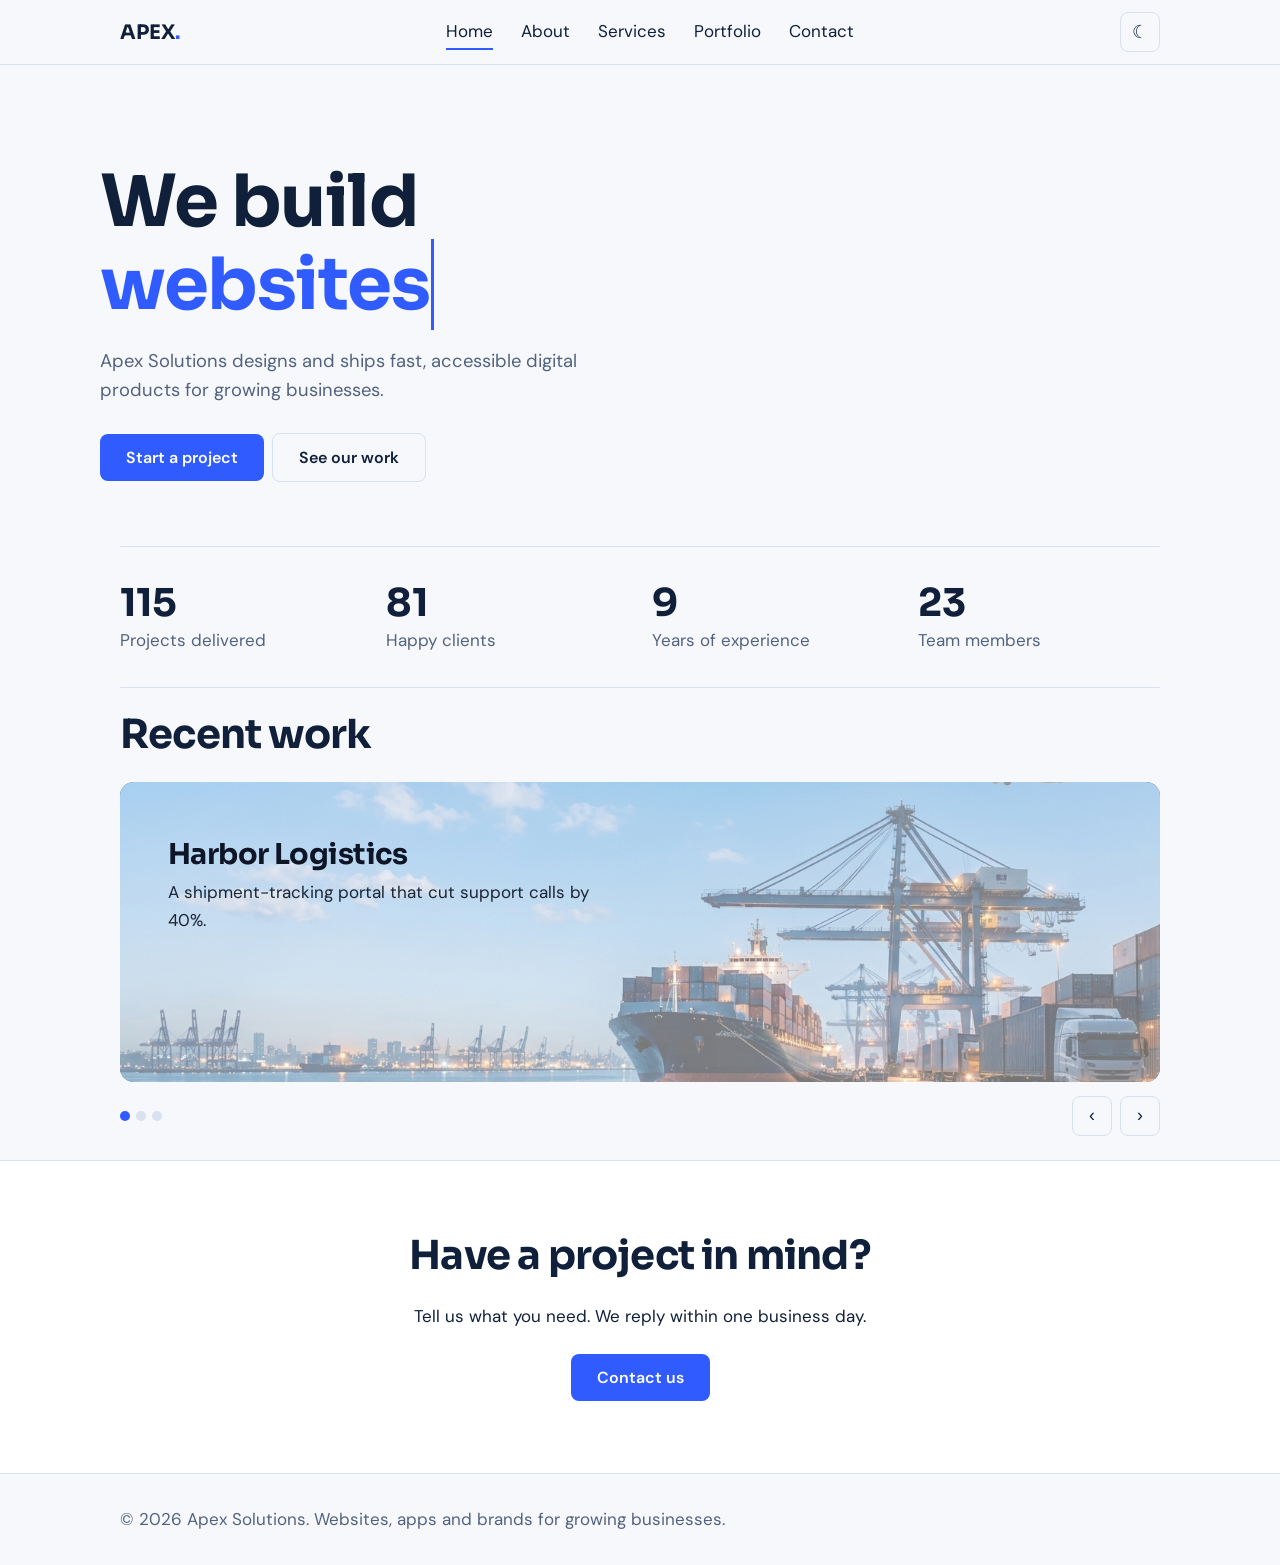
<file: index.html>
<!DOCTYPE html>
<html lang="en">

<head>
    <meta charset="utf-8">
    <meta name="viewport" content="width=device-width,initial-scale=1">
    <meta name="description" content="Apex Solutions designs and builds websites, apps and brands for growing businesses.">
    <link rel="icon" href="assets/logo.png">
    <link rel="preconnect" href="https://fonts.googleapis.com">
    <link href="https://fonts.googleapis.com/css2?family=DM+Sans:wght@400;600&family=Sora:wght@600;700&display=swap" rel="stylesheet">
    <link rel="stylesheet" href="css/style.css">
    <script>
        try { 
            let t = localStorage.getItem("theme") || (matchMedia("(prefers-color-scheme:dark)").matches ? "dark" : "light");
            document.documentElement.dataset.theme = t; 
            } catch (e) 
            { }
    </script>
    <title>Apex Solutions | Web & App Development</title>
</head>

<body>
    <!-- Navbar Section -->
    <header>
        <div class="wrap navbar">
            <a class="logo" href="index.html">APEX<b>.</b></a>
            <nav id="nav" aria-label="Main">
                <ul>
                    <li><a href="index.html">Home</a></li>
                    <li><a href="about.html">About</a></li>
                    <li><a href="services.html">Services</a></li>
                    <li><a href="portfolio.html">Portfolio</a></li>
                    <li><a href="contact.html">Contact</a></li>
                </ul>
            </nav>
            <div class="tools">
                <button class="sm-btn" id="theme" aria-label="Toggle dark mode"></button>
                <button class="sm-btn" id="menu" aria-label="Menu" aria-expanded="false" aria-controls="nav">☰</button>
            </div>
        </div>
    </header>

    <!-- Hero Section -->
    <main>
        <section class="hero wrap">
            <h1>We build<br><span id="typed"></span><span class="msg"></span></h1>
            <p>Apex Solutions designs and ships fast, accessible digital products for growing businesses.</p><a
                class="btn" href="contact.html">Start a project</a><a class="btn alt" href="portfolio.html">See our
                work</a>
        </section>

        <section class="wrap" style="padding-top:0">
            <div class="stats">
                <div><strong data-count="120">0</strong><span>Projects delivered</span></div>
                <div><strong data-count="85">0</strong><span>Happy clients</span></div>
                <div><strong data-count="9">0</strong><span>Years of experience</span></div>
                <div><strong data-count="24">0</strong><span>Team members</span></div>
            </div>
        </section>
        
        <section class="wrap">
            <div class="work">
                 <h2>Recent work</h2>
            <div>           
                <div class="slider" aria-roledescription="carousel">
                    <div class="track">
                        <div class="slide s1">
                            <h3>Harbor Logistics</h3>
                            <p>A shipment-tracking portal that cut support calls by 40%.</p>
                        </div>
                        <div class="slide s2">
                            <h3>Fieldnote Health</h3>
                            <p>A booking app for 30 clinics, built for phones first.</p>
                        </div>
                        <div class="slide s3">
                            <h3>Maple &amp; Co. Store</h3>
                            <p>An online shop that doubled mobile checkout conversion.</p>
                        </div>
                    </div>
                </div>
                <div class="ctrl">
                    <div class="dots"></div>
                    <button class="sm-btn prev" aria-label="Previous slide">‹</button>
                    <button class="sm-btn next" aria-label="Next slide">›</button>
                </div>
            </div>
            </div>
        </section>

        <section class="contact">
            <div class="wrap">
                <h2>Have a project in mind?</h2>
                <p class="lead" style="margin:0 auto 24px">Tell us what you need. We reply within one business day.</p>
                <a class="btn" href="contact.html">Contact us</a>
            </div>
        </section>
    </main>

    <!-- Footer Section -->
    <footer>
        <div class="wrap">© 2026 Apex Solutions. Websites, apps and brands for growing businesses.</div>
    </footer>
    <button class="sm-btn" id="top" aria-label="Scroll to top">↑</button>
    <script src="js/main.js"></script>
</body>

</html>
</file>
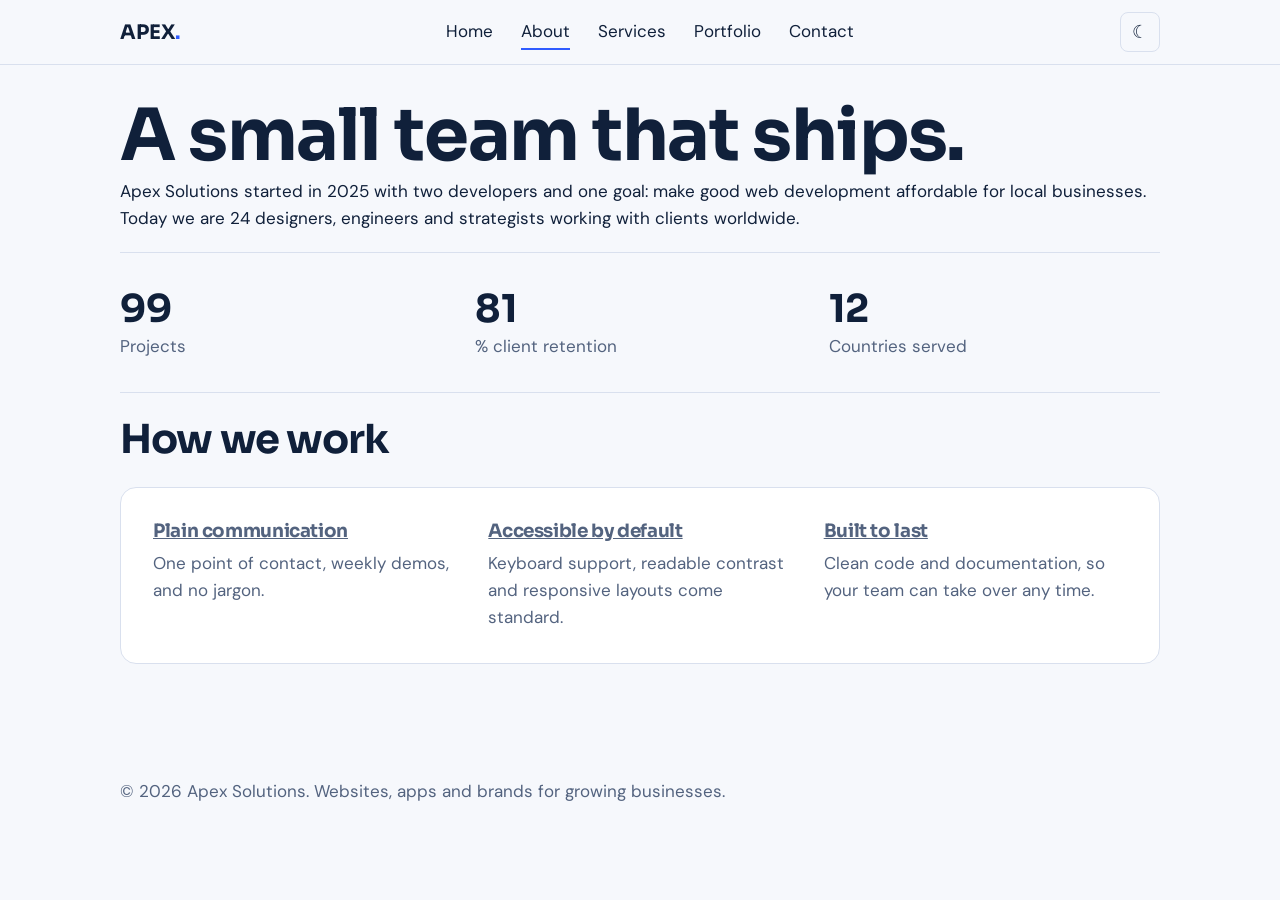
<file: about.html>
<!DOCTYPE html>
<html lang="en">

<head>
    <meta charset="utf-8">
    <meta name="viewport" content="width=device-width,initial-scale=1">
    <meta name="description" content="Devixo Solutions designs and builds websites, apps and brands for growing businesses.">
    <link rel="icon" href="assets/favicon.svg">
    <link rel="preconnect" href="https://fonts.googleapis.com">
    <link href="https://fonts.googleapis.com/css2?family=DM+Sans:wght@400;600&family=Sora:wght@600;700&display=swap" rel="stylesheet">
    <link rel="stylesheet" href="css/style.css">
   <script>
        try { 
            let t = localStorage.getItem("theme") || (matchMedia("(prefers-color-scheme:dark)").matches ? "dark" : "light");
            document.documentElement.dataset.theme = t; 
            } catch (e) 
            { }
    </script>
    <title>About | Apex Solutions</title>
</head>

<body>
    <!-- Navbar Section -->
    <header>
        <div class="wrap navbar"><a class="logo" href="index.html">APEX<b>.</b></a>
            <nav id="nav" aria-label="Main">
                <ul>
                    <li><a href="index.html">Home</a></li>
                    <li><a href="about.html">About</a></li>
                    <li><a href="services.html">Services</a></li>
                    <li><a href="portfolio.html">Portfolio</a></li>
                    <li><a href="contact.html">Contact</a></li>
                </ul>
            </nav>
            <div class="tools">
                <button class="sm-btn" id="theme" aria-label="Toggle dark mode"></button>
                <button class="sm-btn" id="menu" aria-label="Menu" aria-expanded="false" aria-controls="nav">☰</button>
            </div>
        </div>
    </header>

    <!-- Hero Section -->
    <main>
        <section class="wrap">
            <h1 style="margin-top: 30px;">A small team that ships.</h1>
            <p class="lead" style="margin-bottom:20px;">Apex Solutions started in 2025 with two developers and one goal:
                make good web development affordable for local businesses. Today we are 24 designers, engineers and
                strategists working with clients worldwide.
            </p>
        </section>

        <section class="wrap">
            <div class="stats">
                <div><strong data-count="120">0</strong><span>Projects</span></div>
                <div><strong data-count="98">0</strong><span>% client retention</span></div>
                <div><strong data-count="14">0</strong><span>Countries served</span></div>
            </div>
        </section>

        <section class="wrap">
            <div class="work">
                <h2>How we work</h2>
            </div>
            <div class="big-box">
                <div class="grid">
                    <div class="item">
                        <h3>Plain communication</h3>
                        <p>One point of contact, weekly demos, and no jargon.</p>
                    </div>
                    <div class="item">
                        <h3>Accessible by default</h3>
                        <p>Keyboard support, readable contrast and responsive layouts come standard.</p>
                    </div>
                    <div class="item">
                        <h3>Built to last</h3>
                        <p>Clean code and documentation, so your team can take over any time.</p>
                    </div>
                </div>
            </div>
        </section>
    </main>
    <br><br><br>

    <!-- Footer Section -->
    <footer>
        <div class="wrap">© 2026 Apex Solutions. Websites, apps and brands for growing businesses.</div>
    </footer>
    <button class="sm-btn" id="top" aria-label="Scroll to top">↑</button>
    <script src="js/main.js"></script>
</body>

</html>
</file>
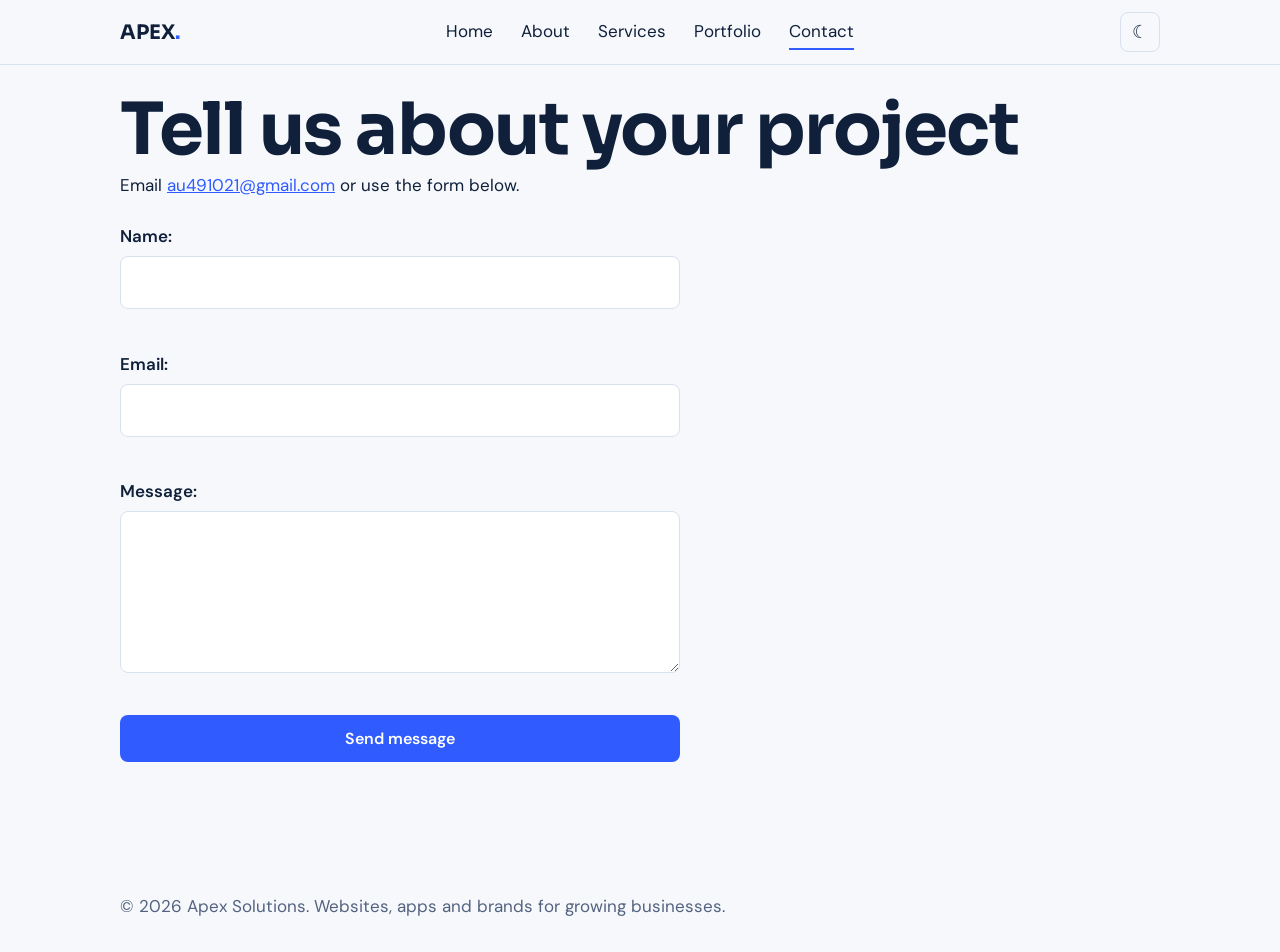
<file: contact.html>
<!DOCTYPE html>
<html lang="en">

<head>
    <meta charset="utf-8">
    <meta name="viewport" content="width=device-width,initial-scale=1">
    <meta name="description" content="Devixo Solutions designs and builds websites, apps and brands for growing businesses.">
    <link rel="icon" href="assets/favicon.svg">
    <link rel="preconnect" href="https://fonts.googleapis.com">
    <link href="https://fonts.googleapis.com/css2?family=DM+Sans:wght@400;600&family=Sora:wght@600;700&display=swap" rel="stylesheet">
    <link rel="stylesheet" href="css/style.css">
    <script>
        try { 
            let t = localStorage.getItem("theme") || (matchMedia("(prefers-color-scheme:dark)").matches ? "dark" : "light");
            document.documentElement.dataset.theme = t; 
            } catch (e) 
            { }
    </script>
    <title>Contact | Apex Solutions</title>
</head>

<body>
    <!-- Navbar Section -->
    <header>
        <div class="wrap navbar"><a class="logo" href="index.html">APEX<b>.</b></a>
            <nav id="nav" aria-label="Main">
                <ul>
                    <li><a href="index.html">Home</a></li>
                    <li><a href="about.html">About</a></li>
                    <li><a href="services.html">Services</a></li>
                    <li><a href="portfolio.html">Portfolio</a></li>
                    <li><a href="contact.html">Contact</a></li>
                </ul>
            </nav>
            <div class="tools">
                <button class="sm-btn" id="theme" aria-label="Toggle dark mode"></button>
                <button class="sm-btn" id="menu" aria-label="Menu" aria-expanded="false" aria-controls="nav">☰</button>
            </div>
        </div>
    </header>

    <!-- Hero Section -->
    <main>
        <section class="wrap">
           <div class="work">
                <h1 style="margin-top: 10px;">Tell us about your project</h1>
                <p>Email <a href="mailto:au491021@gmail.com">au491021@gmail.com</a> or use the form below.</p>
           </div>
           
            <form id="contact" novalidate>
                <label>Name: <input name="name" autocomplete="name"><span class="err" role="alert"></span></label>
                <label>Email: <input name="email" type="email" autocomplete="email"><span class="err" role="alert"></span></label>
                <label>Message: <textarea name="message" rows="5"></textarea><span class="err" role="alert"></span></label>
                <button class="btn" type="submit">Send message</button>
                <p class="ok" role="status"></p>
            </form>
        </section>
    </main>
    <br><br><br>

    <!-- Footer Section -->
    <footer>
        <div class="wrap">© 2026 Apex Solutions. Websites, apps and brands for growing businesses.</div>
    </footer>
    <button class="sm-btn" id="top" aria-label="Scroll to top">↑</button>
    <script src="js/main.js"></script>
</body>

</html>
</file>
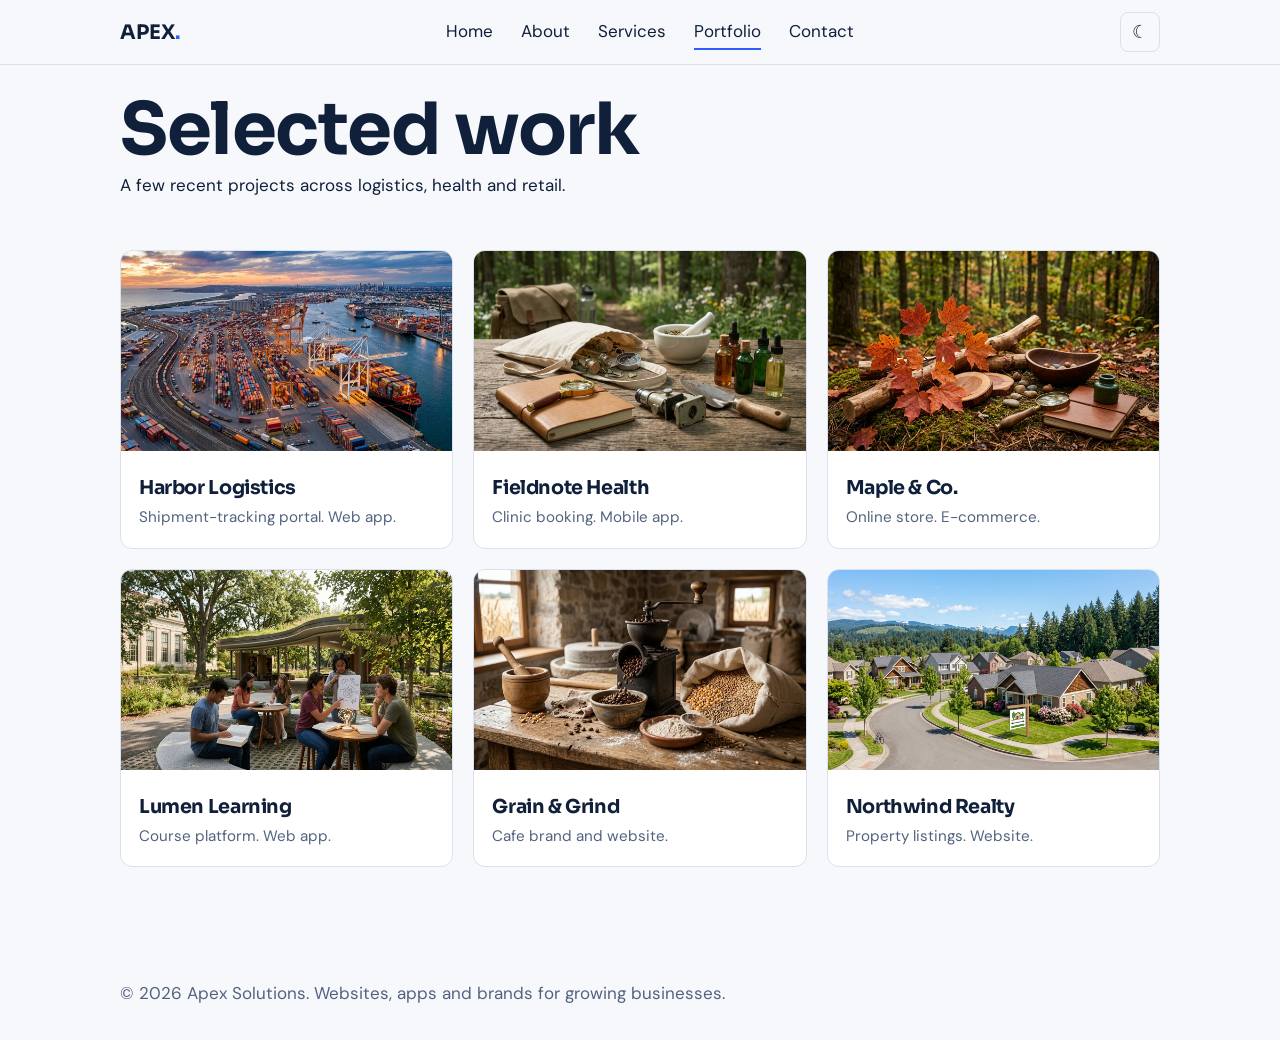
<file: portfolio.html>
<!DOCTYPE html>
<html lang="en">

<head>
    <meta charset="utf-8">
    <meta name="viewport" content="width=device-width,initial-scale=1">
    <meta name="description" content="Devixo Solutions designs and builds websites, apps and brands for growing businesses.">
    <link rel="icon" href="assets/favicon.svg">
    <link rel="preconnect" href="https://fonts.googleapis.com">
    <link href="https://fonts.googleapis.com/css2?family=DM+Sans:wght@400;600&family=Sora:wght@600;700&display=swap" rel="stylesheet">
    <link rel="stylesheet" href="css/style.css">
    <script>
        try { 
            let t = localStorage.getItem("theme") || (matchMedia("(prefers-color-scheme:dark)").matches ? "dark" : "light");
            document.documentElement.dataset.theme = t; 
            } catch (e) 
            { }
    </script>
    <title>Portfolio | Apex Solutions</title>
</head>

<body>
     <!-- Navbar Section -->
    <header>
        <div class="wrap navbar"><a class="logo" href="index.html">APEX<b>.</b></a>
            <nav id="nav" aria-label="Main">
                <ul>
                    <li><a href="index.html">Home</a></li>
                    <li><a href="about.html">About</a></li>
                    <li><a href="services.html">Services</a></li>
                    <li><a href="portfolio.html">Portfolio</a></li>
                    <li><a href="contact.html">Contact</a></li>
                </ul>
            </nav>
            <div class="tools">
                <button class="sm-btn" id="theme" aria-label="Toggle dark mode"></button>
                <button class="sm-btn" id="menu" aria-label="Menu" aria-expanded="false" aria-controls="nav">☰</button>
            </div>
        </div>
    </header>

    <!-- Hero Section -->
    <main>
        <section class="wrap">
            <div class="work">
                <h1 style="margin-top: 10px;">Selected work</h1>
                <p >A few recent projects across logistics, health and retail.</p>
            </div>
            <br>
            <div class="portfolio-grid">
                <div class="tile">
                    <img src="assets/img1.jpg" alt="Harbor Logistics">
                    <div>
                        <h3>Harbor Logistics</h3>
                        <p>Shipment-tracking portal. Web app.</p>
                    </div>
                </div>
                <div class="tile">
                    <img src="assets/img2.jpg" alt="Fieldnote Health">
                    <div>
                        <h3>Fieldnote Health</h3>
                        <p>Clinic booking. Mobile app.</p>
                    </div>
                </div>
                <div class="tile">
                    <img src="assets/img3.jpg" alt="Maple & Co.">
                    <div>
                        <h3>Maple &amp; Co.</h3>
                        <p>Online store. E-commerce.</p>
                    </div>
                </div>
                <div class="tile">
                    <img src="assets/img4.jpg" alt="Lumen Learning">
                    <div>
                        <h3>Lumen Learning</h3>
                        <p>Course platform. Web app.</p>
                    </div>
                </div>
                <div class="tile">
                    <img src="assets/img5.jpg" alt="Grain & Grind">
                    <div>
                        <h3>Grain &amp; Grind</h3>
                        <p>Cafe brand and website.</p>
                    </div>
                </div>
                <div class="tile">
                    <img src="assets/img6.jpg" alt="Northwind Realty">
                    <div>
                        <h3>Northwind Realty</h3>
                        <p>Property listings. Website.</p>
                    </div>
                </div>
            </div>
        </section>
    </main>
    <br><br><br>

    <!-- Footer Section -->
    <footer>
        <div class="wrap">© 2026 Apex Solutions. Websites, apps and brands for growing businesses.</div>
    </footer>
    <button class="sm-btn" id="top" aria-label="Scroll to top">↑</button>
    <script src="js/main.js"></script>
</body>

</html>
</file>
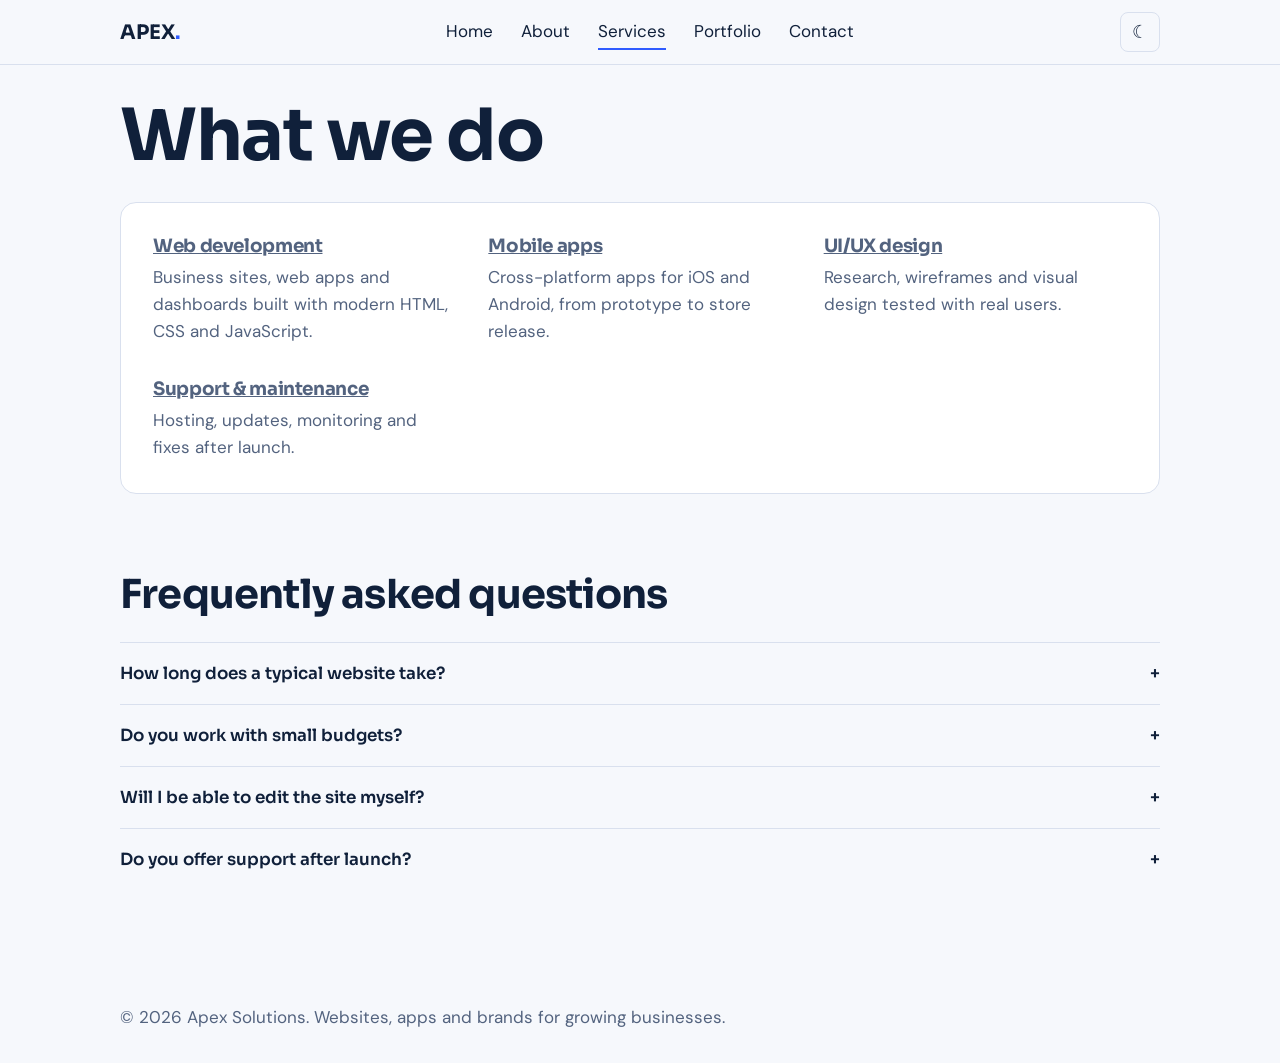
<file: services.html>
<!DOCTYPE html>
<html lang="en">

<head>
    <meta charset="utf-8">
    <meta name="viewport" content="width=device-width,initial-scale=1">
    <meta name="description" content="Devixo Solutions designs and builds websites, apps and brands for growing businesses.">
    <link rel="icon" href="assets/favicon.svg">
    <link rel="preconnect" href="https://fonts.googleapis.com">
    <link href="https://fonts.googleapis.com/css2?family=DM+Sans:wght@400;600&family=Sora:wght@600;700&display=swap" rel="stylesheet">
    <link rel="stylesheet" href="css/style.css">
    <script>
        try { 
            let t = localStorage.getItem("theme") || (matchMedia("(prefers-color-scheme:dark)").matches ? "dark" : "light");
            document.documentElement.dataset.theme = t; 
            } catch (e) 
            { }
    </script>
    <title>Services | Apex Solutions</title>
</head>

<body>
     <!-- Navbar Section -->
    <header>
        <div class="wrap navbar">
            <a class="logo" href="index.html">APEX<b>.</b></a>
            <nav id="nav" aria-label="Main">
                <ul>
                    <li><a href="index.html">Home</a></li>
                    <li><a href="about.html">About</a></li>
                    <li><a href="services.html">Services</a></li>
                    <li><a href="portfolio.html">Portfolio</a></li>
                    <li><a href="contact.html">Contact</a></li>
                </ul>
            </nav>
            <div class="tools">
                <button class="sm-btn" id="theme" aria-label="Toggle dark mode"></button>
                <button class="sm-btn" id="menu" aria-label="Menu" aria-expanded="false" aria-controls="nav">☰</button>
            </div>
        </div>
    </header>

    <!-- Hero Section -->
    <main>
        <section class="wrap">
            <h1 style="margin-top: 30px;">What we do</h1>
            <div class="big-box">
                <div class="grid">
                    <div class="item">
                    <h3>Web development</h3>
                    <p>Business sites, web apps and dashboards built with modern HTML, CSS and JavaScript.</p>
                </div>
                <div class="item">
                    <h3>Mobile apps</h3>
                    <p>Cross-platform apps for iOS and Android, from prototype to store release.</p>
                </div>
                <div class="item">
                    <h3>UI/UX design</h3>
                    <p>Research, wireframes and visual design tested with real users.</p>
                </div>
                <div class="item">
                    <h3>Support &amp; maintenance</h3>
                    <p>Hosting, updates, monitoring and fixes after launch.</p>
                </div>
                </div>
            </div>
        </section>
        <br><br>

        <section class="wrap">
            <div class="work">
                <h2>Frequently asked questions</h2>
            </div>
            <div class="faq">
                <button aria-expanded="false">How long does a typical website take?</button>
                <div class="a">
                    <p>Most business sites launch in 4 to 6 weeks, depending on content and features.</p>
                </div>
                <button aria-expanded="false">Do you work with small budgets?</button>
                <div class="a">
                    <p>Yes. We scope a focused first version and add features as your business grows.</p>
                </div>
                <button aria-expanded="false">Will I be able to edit the site myself?</button>
                <div class="a">
                    <p>Yes. We set up easy editing and give your team a short training session.</p>
                </div>
                <button aria-expanded="false">Do you offer support after launch?</button>
                <div class="a">
                    <p>We offer monthly plans for hosting, updates and fixes.</p>
                </div>
            </div>
        </section>
    </main>
    <br><br><br>

    <!-- Footer Section -->
    <footer>
        <div class="wrap">© 2026 Apex Solutions. Websites, apps and brands for growing businesses.</div>
    </footer>
    <button class="sm-btn" id="top" aria-label="Scroll to top">↑</button>
    <script src="js/main.js"></script>
</body>

</html>
</file>
<file: css/style.css>
:root {
    --bg: #f6f8fc;
    --ink: #10203a;
    --mute: #53637f;
    --line: #d9e0ee;
    --acc: #2f5bff;
    --acc2: #ffb020;
    --card: #fff
}
[data-theme=dark] {
    --bg: #0d1526;
    --ink: #eaf0ff;
    --mute: #9fb0cf;
    --line: #223252;
    --acc: #7b97ff;
    --card: #14203a
}
* {
    box-sizing: border-box;
    margin: 0
}
html {
    scroll-behavior: smooth
}
body {
    font: 17px/1.6 'DM Sans', system-ui, sans-serif;
    background: var(--bg);
    color: var(--ink)
}
h1,
h2,
h3 {
    font-family: Sora, system-ui, sans-serif;
    line-height: 1.15;
    letter-spacing: -.02em
}
h1 {
    font-size: clamp(2.4rem, 6vw, 4.5rem)
}
h2 {
    font-size: clamp(1.7rem, 3.5vw, 2.5rem);
    margin-bottom: .6em;
}
h3 {
    font-size: 1.2rem;
    margin-bottom: .3em
}
a {
    color: var(--acc)
}
.wrap {
    max-width: 1080px;
    margin: auto;
    padding: 0 20px
}
section {
    padding: 72px 0
}
header {
    position: sticky;
    top: 0;
    z-index: 20;
    background: var(--bg);
    border-bottom: 1px solid var(--line)
}
.navbar {
    display: flex;
    align-items: center;
    justify-content: space-between;
    height: 64px
}
.logo {
    font: 700 1.25rem Sora, sans-serif;
    color: var(--ink);
    text-decoration: none
}
.logo b {
    color: var(--acc)
}
nav ul {
    display: flex;
    gap: 28px;
    list-style: none;
    padding: 0
}
nav a {
    color: var(--ink);
    text-decoration: none;
    padding: 6px 0;
    border-bottom: 2px solid transparent
}
nav a:hover,
nav a[aria-current] {
    border-color: var(--acc)
}
.tools {
    display: flex;
    gap: 8px
}
.sm-btn {
    background: var(--bg);
    border: 1px solid var(--line);
    color: var(--ink);
    border-radius: 8px;
    width: 40px;
    height: 40px;
    cursor: pointer;
    font-size: 1.1rem
}
#menu {
    display: none
}

@media(max-width:800px) {
    #menu {
        display: block
    }
    nav {
        position: absolute;
        left: 0;
        right: 0;
        top: 64px;
        background: var(--bg);
        border-bottom: 1px solid var(--line);
        display: none
    }
    nav.open {
        display: block
    }
    nav ul {
        flex-direction: column;
        gap: 0;
        padding: 8px 20px
    }
    nav li a {
        display: block;
        padding: 12px 0
    }
}

.btn {
    display: inline-block;
    background: var(--acc);
    color: #fff;
    padding: 13px 26px;
    border-radius: 8px;
    text-decoration: none;
    font: 600 1rem 'DM Sans', sans-serif;
    border: 0;
    cursor: pointer
}
[data-theme=dark] .btn {
    color: #0d1526
}
.btn.alt {
    background: none;
    color: var(--ink);
    border: 1px solid var(--line);
    margin-left: 8px
}
.hero {
    padding: 96px 0 64px
}
.hero p {
    max-width: 540px;
    color: var(--mute);
    margin: 20px 0 28px;
    font-size: 1.15rem
}
#typed {
    color: var(--acc)
}
.msg {
    border-right: 3px solid var(--acc);
    margin-left: 2px;
    animation: bl 1s steps(1) infinite
}
@keyframes bl {
    50% {
        border-color: transparent
    }
}

@media(max-width:1200px) {
    .hero{
        display: inline-block;
        padding-left: 20px;
    }
}

.stats {
    display: grid;
    grid-template-columns: repeat(auto-fit, minmax(160px, 1fr));
    gap: 24px;
    border-top: 1px solid var(--line);
    border-bottom: 1px solid var(--line);
    padding: 32px 0px 32px 0px
}
.stats strong {
    display: block;
    font: 700 2.4rem Sora, sans-serif
}
.stats span {
    color: var(--mute)
}
.work{
    margin: 1.5rem 0rem 1.5rem 0rem;
}
.slider {
    overflow: hidden;
    border-radius: 14px
}
.track {
    display: flex;
    transition: transform .5s
}
.slide {
    min-width: 100%;
    padding: 56px 48px;
    color: #0d1526;
    min-height: 300px;
    background-color: #53637f;
}
.slide h3 {
    font-size: 1.8rem
}
.slide p {
    max-width: 440px;
    opacity: .92
}
.s1 {
    background-image: url(/assets/slide1.jpg);
    background-position: center;
    background-repeat: no-repeat;
    background-size: cover;
}
.s2 {
    background-image: url(/assets/slide2.jpg);
    background-position: center;
    background-repeat: no-repeat;
    background-size: cover;
}
.s3 {
    background-image: url(/assets/slide3.png);
    background-position: center;
    background-repeat: no-repeat;
    background-size: cover;
}
.ctrl {
    display: flex;
    gap: 8px;
    align-items: center;
    margin-top: 14px
}
.dots {
    flex: 1
}
.dots button {
    width: 10px;
    height: 10px;
    border-radius: 50%;
    border: 0;
    background: var(--line);
    cursor: pointer;
    padding: 0;
    margin-right: 6px
}
.dots .on {
    background: var(--acc)
}
.big-box {
  background: var(--card);            
  border: 1px solid var(--line);
  border-radius: 16px;
  padding: 32px;
  margin-top: 24px;
}
.grid {
  display: grid;
  grid-template-columns: repeat(3, 1fr);
  gap: 32px;
}
.item h3 {
  margin: 0 0 8px;
  font-size: 1.15rem;
  color: var(--mute);
  text-decoration: underline;
}
.item p {
  margin: 0;
  color: var(--mute);
  line-height: 1.6;
}

@media (max-width: 900px) {
  .grid {
    grid-template-columns: repeat(2, 1fr);
  }
}

@media(max-width:700px) {
    .big-box {
    padding: 20px;
    }
    .grid {
    grid-template-columns: 1fr;
    gap: 24px;
    }
    .slide {
        padding: 36px 24px
    }

}

.portfolio-grid {
    display: grid;
    grid-template-columns: repeat(auto-fit, minmax(280px, 1fr));
    gap: 20px
}
.tile {
    border-radius: 12px;
    overflow: hidden;
    background: var(--card);
    border: 1px solid var(--line)
}
.tile img{
    width: 100%;
    height: 200px;
}
.tile i {
    display: block;
    height: 160px
}
.tile div {
    padding: 18px
}
.tile p {
    color: var(--mute);
    font-size: .95rem
}
.faq button {
    width: 100%;
    text-align: left;
    background: none;
    border: 0;
    border-top: 1px solid var(--line);
    padding: 20px 0;
    font: 600 1.05rem Sora, sans-serif;
    color: var(--ink);
    cursor: pointer;
    display: flex;
    justify-content: space-between;
    gap: 16px
}
.faq button::after {
    content: '+';
    transition: transform .2s
}
.faq button[aria-expanded=true]::after {
    transform: rotate(45deg)
}
.faq .a {
    max-height: 0;
    overflow: hidden;
    transition: max-height .3s;
    color: var(--mute)
}
.faq .a p {
    padding-bottom: 20px
}
form {
    display: grid;
    gap: 18px;
    max-width: 560px
}
label {
    display: grid;
    gap: 6px;
    font-weight: 600
}
input,
textarea {
    font: inherit;
    padding: 12px;
    border: 1px solid var(--line);
    border-radius: 8px;
    background: var(--card);
    color: var(--ink)
}
.err {
    color: #d6336c;
    font-weight: 400;
    font-size: .9rem;
    min-height: 1.2em
}
.bad {
    border-color: #d6336c
}
.ok {
    color: #0e8f7a;
    font-weight: 600
}
.contact {
    background: var(--card);
    border-top: 1px solid var(--line);
    border-bottom: 1px solid var(--line);
    text-align: center
}
footer {
    padding: 32px 0;
    color: var(--mute)
}
#top {
    position: fixed;
    right: 20px;
    bottom: 20px;
    opacity: 0;
    pointer-events: none;
    transition: opacity .2s;
    background: var(--acc);
    color: #fff;
    border: 0
}
#top.show {
    opacity: 1;
    pointer-events: auto
}
:focus-visible {
    outline: 3px solid var(--acc2);
    outline-offset: 2px
}

@media(prefers-reduced-motion:reduce) {
    * {
        transition: none !important;
        animation: none !important
    }
    html {
        scroll-behavior: auto
    }
}
</file>
